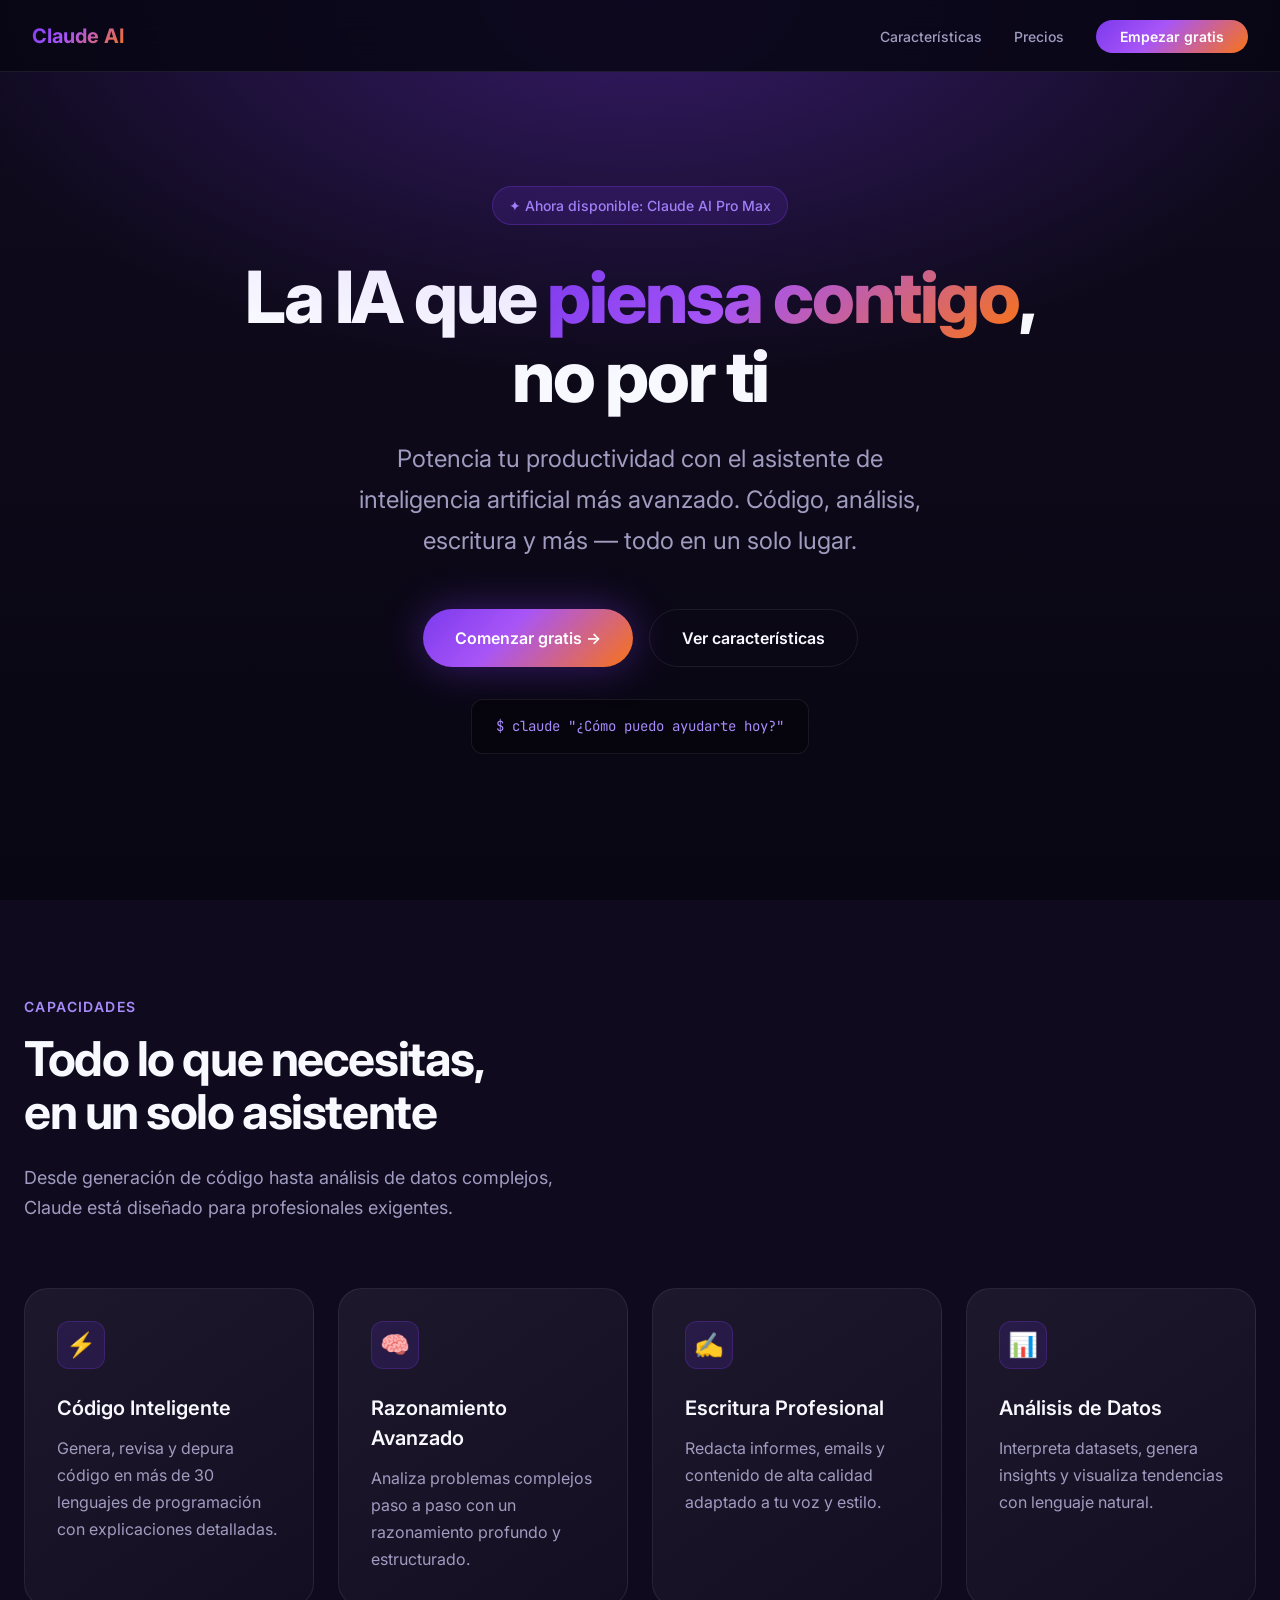
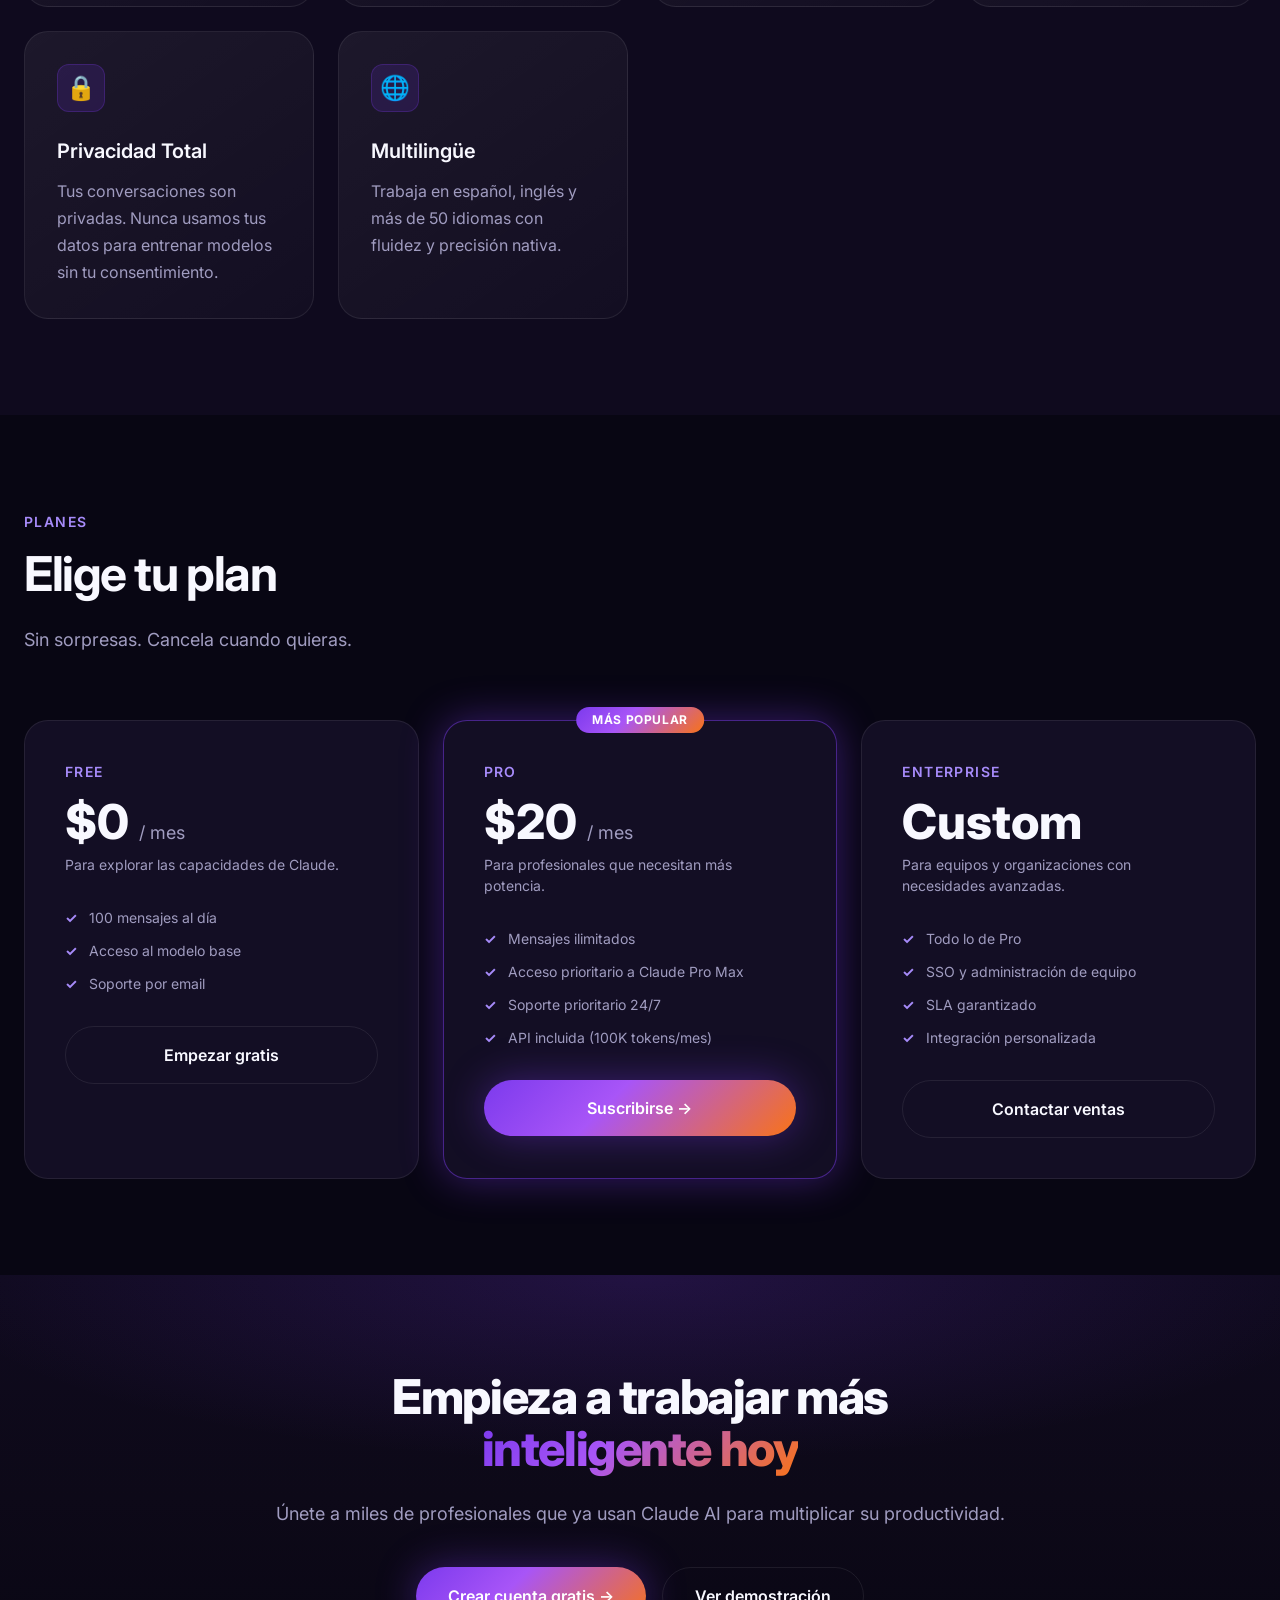
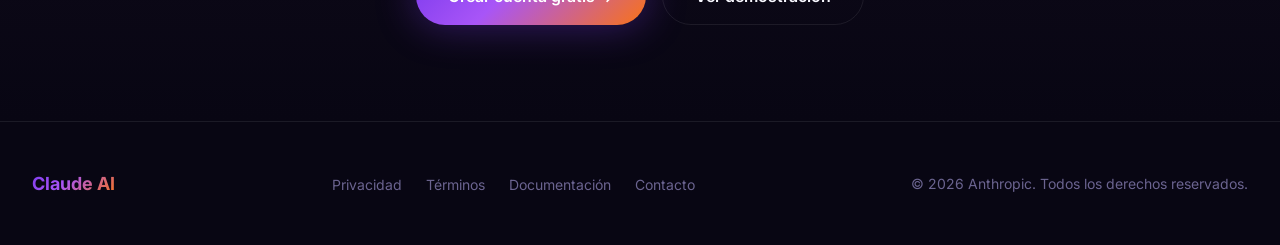
<file: index.html>
<!DOCTYPE html>
<html lang="es">
<head>
  <meta charset="UTF-8" />
  <meta name="viewport" content="width=device-width, initial-scale=1.0" />
  <meta name="description" content="Claude AI Pro Max — El asistente de inteligencia artificial más avanzado para profesionales." />
  <title>Claude AI Pro Max</title>
  <link rel="preconnect" href="https://fonts.googleapis.com" />
  <link rel="preconnect" href="https://fonts.gstatic.com" crossorigin />
  <link href="https://fonts.googleapis.com/css2?family=Inter:wght@400;500;600;700;800&family=JetBrains+Mono:wght@400;500&display=swap" rel="stylesheet" />
  <link rel="stylesheet" href="design-tokens.css" />
  <style>
    *, *::before, *::after { box-sizing: border-box; margin: 0; padding: 0; }

    html { scroll-behavior: smooth; }

    body {
      font-family: var(--font-sans);
      background: var(--color-bg);
      color: var(--color-text-primary);
      line-height: var(--leading-normal);
      min-height: 100vh;
    }

    /* ── Navbar ── */
    .nav {
      position: fixed;
      top: 0; left: 0; right: 0;
      height: var(--nav-height);
      display: flex;
      align-items: center;
      justify-content: space-between;
      padding: 0 var(--space-8);
      background: rgba(8,6,19,.85);
      backdrop-filter: blur(20px);
      border-bottom: 1px solid var(--color-border);
      z-index: var(--z-nav);
    }

    .nav-logo {
      font-size: var(--text-xl);
      font-weight: var(--font-weight-bold);
      background: var(--gradient-brand);
      -webkit-background-clip: text;
      -webkit-text-fill-color: transparent;
      background-clip: text;
    }

    .nav-links {
      display: flex;
      gap: var(--space-8);
      list-style: none;
    }

    .nav-links a {
      color: var(--color-text-secondary);
      text-decoration: none;
      font-size: var(--text-sm);
      font-weight: var(--font-weight-medium);
      transition: color var(--duration-fast) var(--ease-out);
    }

    .nav-links a:hover { color: var(--color-text-primary); }

    .nav-cta {
      background: var(--gradient-brand);
      color: #fff !important;
      padding: var(--space-2) var(--space-6);
      border-radius: var(--radius-full);
      font-weight: var(--font-weight-semibold) !important;
    }

    /* ── Hero ── */
    .hero {
      min-height: 100vh;
      display: flex;
      flex-direction: column;
      align-items: center;
      justify-content: center;
      text-align: center;
      padding: calc(var(--nav-height) + var(--space-16)) var(--space-6) var(--space-24);
      position: relative;
      overflow: hidden;
      background: var(--gradient-surface);
    }

    .hero::before {
      content: '';
      position: absolute;
      inset: 0;
      background: var(--gradient-glow);
      pointer-events: none;
    }

    .hero-badge {
      display: inline-flex;
      align-items: center;
      gap: var(--space-2);
      padding: var(--space-2) var(--space-4);
      background: rgba(124,58,237,.15);
      border: 1px solid rgba(124,58,237,.3);
      border-radius: var(--radius-full);
      font-size: var(--text-sm);
      color: var(--color-brand-purple-light);
      margin-bottom: var(--space-8);
      font-weight: var(--font-weight-medium);
    }

    .hero-title {
      font-size: clamp(var(--text-4xl), 8vw, var(--text-7xl));
      font-weight: var(--font-weight-extrabold);
      line-height: var(--leading-tight);
      letter-spacing: var(--tracking-tight);
      max-width: 900px;
      margin-bottom: var(--space-6);
    }

    .hero-title .gradient-text {
      background: var(--gradient-brand);
      -webkit-background-clip: text;
      -webkit-text-fill-color: transparent;
      background-clip: text;
    }

    .hero-subtitle {
      font-size: clamp(var(--text-lg), 2.5vw, var(--text-2xl));
      color: var(--color-text-secondary);
      max-width: 600px;
      margin-bottom: var(--space-12);
      line-height: var(--leading-relaxed);
    }

    .hero-actions {
      display: flex;
      gap: var(--space-4);
      flex-wrap: wrap;
      justify-content: center;
    }

    /* ── Buttons ── */
    .btn {
      display: inline-flex;
      align-items: center;
      gap: var(--space-2);
      padding: var(--space-4) var(--space-8);
      border-radius: var(--radius-full);
      font-size: var(--text-base);
      font-weight: var(--font-weight-semibold);
      text-decoration: none;
      cursor: pointer;
      border: none;
      transition: transform var(--duration-fast) var(--ease-spring),
                  box-shadow var(--duration-normal) var(--ease-out);
    }

    .btn:hover { transform: translateY(-2px); }

    .btn-primary {
      background: var(--gradient-brand);
      color: #fff;
      box-shadow: var(--shadow-glow);
    }

    .btn-primary:hover { box-shadow: var(--shadow-glow), var(--shadow-lg); }

    .btn-outline {
      background: transparent;
      color: var(--color-text-primary);
      border: 1px solid var(--color-border);
    }

    .btn-outline:hover {
      border-color: var(--color-border-hover);
      background: var(--color-surface-hover);
    }

    /* ── Section Commons ── */
    .section {
      padding: var(--space-24) var(--space-6);
      max-width: var(--container-xl);
      margin: 0 auto;
    }

    .section-label {
      font-size: var(--text-sm);
      font-weight: var(--font-weight-semibold);
      letter-spacing: var(--tracking-wider);
      text-transform: uppercase;
      color: var(--color-brand-purple-light);
      margin-bottom: var(--space-4);
    }

    .section-title {
      font-size: clamp(var(--text-3xl), 4vw, var(--text-5xl));
      font-weight: var(--font-weight-bold);
      line-height: var(--leading-tight);
      letter-spacing: var(--tracking-tight);
      margin-bottom: var(--space-6);
    }

    .section-desc {
      font-size: var(--text-lg);
      color: var(--color-text-secondary);
      max-width: 560px;
      line-height: var(--leading-relaxed);
    }

    /* ── Features ── */
    .features { background: var(--color-bg-elevated); }

    .features-inner {
      max-width: var(--container-xl);
      margin: 0 auto;
      padding: var(--space-24) var(--space-6);
    }

    .features-header { margin-bottom: var(--space-16); }

    .features-grid {
      display: grid;
      grid-template-columns: repeat(auto-fit, minmax(280px, 1fr));
      gap: var(--space-6);
    }

    .feature-card {
      background: var(--gradient-card);
      border: 1px solid var(--color-border);
      border-radius: var(--radius-2xl);
      padding: var(--space-8);
      transition: border-color var(--duration-normal) var(--ease-out),
                  box-shadow var(--duration-normal) var(--ease-out),
                  transform var(--duration-normal) var(--ease-spring);
    }

    .feature-card:hover {
      border-color: var(--color-border-hover);
      box-shadow: var(--shadow-card);
      transform: translateY(-4px);
    }

    .feature-icon {
      width: 48px;
      height: 48px;
      background: rgba(124,58,237,.15);
      border: 1px solid rgba(124,58,237,.25);
      border-radius: var(--radius-lg);
      display: flex;
      align-items: center;
      justify-content: center;
      font-size: var(--text-2xl);
      margin-bottom: var(--space-6);
    }

    .feature-title {
      font-size: var(--text-xl);
      font-weight: var(--font-weight-semibold);
      margin-bottom: var(--space-3);
    }

    .feature-desc {
      font-size: var(--text-base);
      color: var(--color-text-secondary);
      line-height: var(--leading-relaxed);
    }

    /* ── Pricing ── */
    .pricing-grid {
      display: grid;
      grid-template-columns: repeat(auto-fit, minmax(300px, 1fr));
      gap: var(--space-6);
      margin-top: var(--space-16);
    }

    .pricing-card {
      background: var(--color-bg-card);
      border: 1px solid var(--color-border);
      border-radius: var(--radius-2xl);
      padding: var(--space-10);
      position: relative;
    }

    .pricing-card.featured {
      border-color: rgba(124,58,237,.5);
      box-shadow: var(--shadow-glow);
    }

    .pricing-badge {
      position: absolute;
      top: -14px;
      left: 50%;
      transform: translateX(-50%);
      background: var(--gradient-brand);
      color: #fff;
      font-size: var(--text-xs);
      font-weight: var(--font-weight-bold);
      letter-spacing: var(--tracking-wide);
      text-transform: uppercase;
      padding: var(--space-1) var(--space-4);
      border-radius: var(--radius-full);
    }

    .pricing-plan {
      font-size: var(--text-sm);
      font-weight: var(--font-weight-semibold);
      letter-spacing: var(--tracking-wider);
      text-transform: uppercase;
      color: var(--color-brand-purple-light);
      margin-bottom: var(--space-4);
    }

    .pricing-price {
      font-size: var(--text-5xl);
      font-weight: var(--font-weight-extrabold);
      line-height: 1;
      margin-bottom: var(--space-2);
    }

    .pricing-price span {
      font-size: var(--text-lg);
      font-weight: var(--font-weight-normal);
      color: var(--color-text-secondary);
    }

    .pricing-desc {
      color: var(--color-text-secondary);
      font-size: var(--text-sm);
      margin-bottom: var(--space-8);
    }

    .pricing-features {
      list-style: none;
      display: flex;
      flex-direction: column;
      gap: var(--space-3);
      margin-bottom: var(--space-8);
    }

    .pricing-features li {
      font-size: var(--text-sm);
      color: var(--color-text-secondary);
      display: flex;
      align-items: center;
      gap: var(--space-3);
    }

    .pricing-features li::before {
      content: '✓';
      color: var(--color-brand-purple-light);
      font-weight: var(--font-weight-bold);
      flex-shrink: 0;
    }

    /* ── CTA ── */
    .cta {
      text-align: center;
      padding: var(--space-24) var(--space-6);
      background: var(--gradient-surface);
      position: relative;
      overflow: hidden;
    }

    .cta::before {
      content: '';
      position: absolute;
      inset: 0;
      background: var(--gradient-glow);
      opacity: .5;
      pointer-events: none;
    }

    .cta-inner { position: relative; z-index: 1; max-width: var(--container-md); margin: 0 auto; }

    .cta-title {
      font-size: clamp(var(--text-3xl), 5vw, var(--text-5xl));
      font-weight: var(--font-weight-extrabold);
      line-height: var(--leading-tight);
      letter-spacing: var(--tracking-tight);
      margin-bottom: var(--space-6);
    }

    .cta-desc {
      font-size: var(--text-lg);
      color: var(--color-text-secondary);
      margin-bottom: var(--space-10);
    }

    /* ── Footer ── */
    footer {
      border-top: 1px solid var(--color-border);
      padding: var(--space-12) var(--space-8);
      display: flex;
      align-items: center;
      justify-content: space-between;
      flex-wrap: wrap;
      gap: var(--space-4);
      max-width: var(--container-2xl);
      margin: 0 auto;
    }

    .footer-logo {
      font-size: var(--text-lg);
      font-weight: var(--font-weight-bold);
      background: var(--gradient-brand);
      -webkit-background-clip: text;
      -webkit-text-fill-color: transparent;
      background-clip: text;
    }

    .footer-links {
      display: flex;
      gap: var(--space-6);
      list-style: none;
    }

    .footer-links a {
      color: var(--color-text-muted);
      text-decoration: none;
      font-size: var(--text-sm);
      transition: color var(--duration-fast);
    }

    .footer-links a:hover { color: var(--color-text-primary); }

    .footer-copy {
      color: var(--color-text-muted);
      font-size: var(--text-sm);
    }

    /* ── Code snippet ── */
    .code-block {
      font-family: var(--font-mono);
      font-size: var(--text-sm);
      background: rgba(0,0,0,.4);
      border: 1px solid var(--color-border);
      border-radius: var(--radius-lg);
      padding: var(--space-4) var(--space-6);
      color: var(--color-brand-purple-light);
      margin-top: var(--space-8);
      display: inline-block;
    }
  </style>
</head>
<body>

  <!-- Navbar -->
  <nav class="nav" role="navigation" aria-label="Navegación principal">
    <span class="nav-logo">Claude AI</span>
    <ul class="nav-links">
      <li><a href="#features">Características</a></li>
      <li><a href="#pricing">Precios</a></li>
      <li><a href="#cta" class="nav-cta">Empezar gratis</a></li>
    </ul>
  </nav>

  <!-- Hero -->
  <section class="hero" aria-labelledby="hero-heading">
    <div class="hero-badge">✦ Ahora disponible: Claude AI Pro Max</div>
    <h1 class="hero-title" id="hero-heading">
      La IA que <span class="gradient-text">piensa contigo</span>,<br />no por ti
    </h1>
    <p class="hero-subtitle">
      Potencia tu productividad con el asistente de inteligencia artificial más avanzado.
      Código, análisis, escritura y más — todo en un solo lugar.
    </p>
    <div class="hero-actions">
      <a href="#cta" class="btn btn-primary">Comenzar gratis →</a>
      <a href="#features" class="btn btn-outline">Ver características</a>
    </div>
    <div class="code-block">$ claude "¿Cómo puedo ayudarte hoy?"</div>
  </section>

  <!-- Features -->
  <section class="features" id="features" aria-labelledby="features-heading">
    <div class="features-inner">
      <div class="features-header">
        <p class="section-label">Capacidades</p>
        <h2 class="section-title" id="features-heading">Todo lo que necesitas,<br />en un solo asistente</h2>
        <p class="section-desc">Desde generación de código hasta análisis de datos complejos, Claude está diseñado para profesionales exigentes.</p>
      </div>
      <div class="features-grid">
        <article class="feature-card">
          <div class="feature-icon">⚡</div>
          <h3 class="feature-title">Código Inteligente</h3>
          <p class="feature-desc">Genera, revisa y depura código en más de 30 lenguajes de programación con explicaciones detalladas.</p>
        </article>
        <article class="feature-card">
          <div class="feature-icon">🧠</div>
          <h3 class="feature-title">Razonamiento Avanzado</h3>
          <p class="feature-desc">Analiza problemas complejos paso a paso con un razonamiento profundo y estructurado.</p>
        </article>
        <article class="feature-card">
          <div class="feature-icon">✍️</div>
          <h3 class="feature-title">Escritura Profesional</h3>
          <p class="feature-desc">Redacta informes, emails y contenido de alta calidad adaptado a tu voz y estilo.</p>
        </article>
        <article class="feature-card">
          <div class="feature-icon">📊</div>
          <h3 class="feature-title">Análisis de Datos</h3>
          <p class="feature-desc">Interpreta datasets, genera insights y visualiza tendencias con lenguaje natural.</p>
        </article>
        <article class="feature-card">
          <div class="feature-icon">🔒</div>
          <h3 class="feature-title">Privacidad Total</h3>
          <p class="feature-desc">Tus conversaciones son privadas. Nunca usamos tus datos para entrenar modelos sin tu consentimiento.</p>
        </article>
        <article class="feature-card">
          <div class="feature-icon">🌐</div>
          <h3 class="feature-title">Multilingüe</h3>
          <p class="feature-desc">Trabaja en español, inglés y más de 50 idiomas con fluidez y precisión nativa.</p>
        </article>
      </div>
    </div>
  </section>

  <!-- Pricing -->
  <section class="section" id="pricing" aria-labelledby="pricing-heading">
    <p class="section-label">Planes</p>
    <h2 class="section-title" id="pricing-heading">Elige tu plan</h2>
    <p class="section-desc">Sin sorpresas. Cancela cuando quieras.</p>
    <div class="pricing-grid">
      <div class="pricing-card">
        <p class="pricing-plan">Free</p>
        <div class="pricing-price">$0 <span>/ mes</span></div>
        <p class="pricing-desc">Para explorar las capacidades de Claude.</p>
        <ul class="pricing-features">
          <li>100 mensajes al día</li>
          <li>Acceso al modelo base</li>
          <li>Soporte por email</li>
        </ul>
        <a href="#cta" class="btn btn-outline" style="width:100%;justify-content:center;">Empezar gratis</a>
      </div>
      <div class="pricing-card featured">
        <span class="pricing-badge">Más popular</span>
        <p class="pricing-plan">Pro</p>
        <div class="pricing-price">$20 <span>/ mes</span></div>
        <p class="pricing-desc">Para profesionales que necesitan más potencia.</p>
        <ul class="pricing-features">
          <li>Mensajes ilimitados</li>
          <li>Acceso prioritario a Claude Pro Max</li>
          <li>Soporte prioritario 24/7</li>
          <li>API incluida (100K tokens/mes)</li>
        </ul>
        <a href="#cta" class="btn btn-primary" style="width:100%;justify-content:center;">Suscribirse →</a>
      </div>
      <div class="pricing-card">
        <p class="pricing-plan">Enterprise</p>
        <div class="pricing-price">Custom</div>
        <p class="pricing-desc">Para equipos y organizaciones con necesidades avanzadas.</p>
        <ul class="pricing-features">
          <li>Todo lo de Pro</li>
          <li>SSO y administración de equipo</li>
          <li>SLA garantizado</li>
          <li>Integración personalizada</li>
        </ul>
        <a href="#cta" class="btn btn-outline" style="width:100%;justify-content:center;">Contactar ventas</a>
      </div>
    </div>
  </section>

  <!-- CTA -->
  <section class="cta" id="cta" aria-labelledby="cta-heading">
    <div class="cta-inner">
      <h2 class="cta-title" id="cta-heading">
        Empieza a trabajar más<br /><span style="background:var(--gradient-brand);-webkit-background-clip:text;-webkit-text-fill-color:transparent;background-clip:text;">inteligente hoy</span>
      </h2>
      <p class="cta-desc">Únete a miles de profesionales que ya usan Claude AI para multiplicar su productividad.</p>
      <div class="hero-actions">
        <a href="#" class="btn btn-primary">Crear cuenta gratis →</a>
        <a href="#features" class="btn btn-outline">Ver demostración</a>
      </div>
    </div>
  </section>

  <!-- Footer -->
  <footer role="contentinfo">
    <span class="footer-logo">Claude AI</span>
    <ul class="footer-links">
      <li><a href="#">Privacidad</a></li>
      <li><a href="#">Términos</a></li>
      <li><a href="#">Documentación</a></li>
      <li><a href="#">Contacto</a></li>
    </ul>
    <p class="footer-copy">© 2026 Anthropic. Todos los derechos reservados.</p>
  </footer>

</body>
</html>
</file>
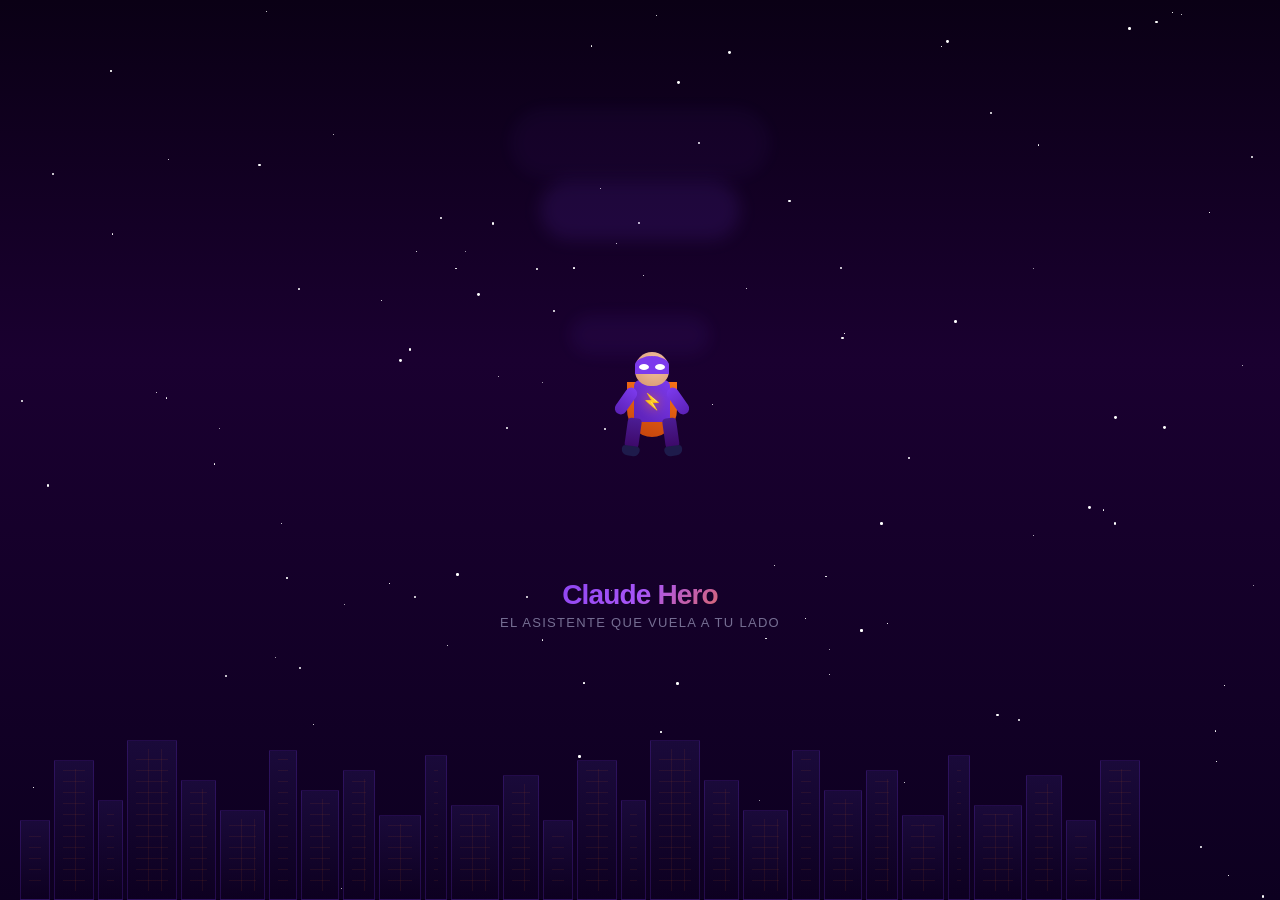
<file: superhero.html>
<!DOCTYPE html>
<html lang="es">
<head>
  <meta charset="UTF-8" />
  <meta name="viewport" content="width=device-width, initial-scale=1.0" />
  <title>Superhéroe CSS</title>
  <style>
    * { margin: 0; padding: 0; box-sizing: border-box; }

    body {
      background: linear-gradient(180deg, #0a0015 0%, #1a0030 40%, #0d0020 100%);
      min-height: 100vh;
      display: flex;
      align-items: center;
      justify-content: center;
      overflow: hidden;
      font-family: sans-serif;
    }

    /* ── Estrellas de fondo ── */
    .stars {
      position: fixed;
      inset: 0;
      pointer-events: none;
    }

    .star {
      position: absolute;
      background: #fff;
      border-radius: 50%;
      animation: twinkle 2s infinite alternate;
    }

    @keyframes twinkle {
      from { opacity: .2; transform: scale(1); }
      to   { opacity: 1;  transform: scale(1.4); }
    }

    /* ── Ciudad de fondo ── */
    .city {
      position: fixed;
      bottom: 0;
      left: 0;
      right: 0;
      height: 180px;
      display: flex;
      align-items: flex-end;
      gap: 4px;
      padding: 0 20px;
    }

    .building {
      background: linear-gradient(180deg, #1a0a3a, #0d0020);
      border: 1px solid rgba(124,58,237,.2);
      flex-shrink: 0;
      position: relative;
    }

    .building::before {
      content: '';
      position: absolute;
      inset: 8px;
      background: repeating-linear-gradient(
        0deg,
        transparent,
        transparent 10px,
        rgba(249,115,22,.08) 10px,
        rgba(249,115,22,.08) 11px
      ),
      repeating-linear-gradient(
        90deg,
        transparent,
        transparent 12px,
        rgba(249,115,22,.08) 12px,
        rgba(249,115,22,.08) 13px
      );
    }

    /* ── Nube ── */
    .cloud {
      position: fixed;
      background: rgba(124,58,237,.12);
      border-radius: 50px;
      filter: blur(8px);
    }

    .cloud-1 { width: 200px; height: 60px; top: 20%; animation: float-cloud 18s linear infinite; }
    .cloud-2 { width: 140px; height: 40px; top: 35%; animation: float-cloud 25s linear infinite reverse; opacity: .6; }
    .cloud-3 { width: 260px; height: 70px; top: 12%; animation: float-cloud 30s linear infinite; opacity: .4; }

    @keyframes float-cloud {
      from { left: -300px; }
      to   { left: 110%; }
    }

    /* ── Escena ── */
    .scene {
      position: relative;
      width: 700px;
      height: 400px;
    }

    /* ── Superhéroe ── */
    .hero-wrap {
      position: absolute;
      top: 50%;
      left: -120px;
      transform: translateY(-50%);
      animation: fly-across 4s cubic-bezier(0.4, 0, 0.2, 1) forwards,
                 hover 2s ease-in-out 4s infinite alternate;
    }

    @keyframes fly-across {
      0%   { left: -120px; top: 70%; }
      60%  { left: 50%;    top: 40%; }
      100% { left: 46%;    top: 38%; transform: translateY(-50%) scaleX(1); }
    }

    @keyframes hover {
      from { top: 38%; }
      to   { top: 42%; }
    }

    .hero {
      position: relative;
      width: 80px;
      height: 100px;
      animation: tilt 4s cubic-bezier(0.4, 0, 0.2, 1) forwards;
    }

    @keyframes tilt {
      0%   { transform: rotate(-30deg) scaleX(-1); }
      60%  { transform: rotate(-15deg) scaleX(-1); }
      100% { transform: rotate(0deg)   scaleX(-1); }
    }

    /* Cabeza */
    .head {
      position: absolute;
      top: 0; left: 50%;
      transform: translateX(-50%);
      width: 34px; height: 34px;
      background: radial-gradient(circle at 40% 35%, #f5c5a3, #d4936b);
      border-radius: 50% 50% 45% 45%;
      z-index: 3;
    }

    /* Máscara */
    .mask {
      position: absolute;
      top: 4px; left: 50%;
      transform: translateX(-50%);
      width: 34px; height: 18px;
      background: #7c3aed;
      border-radius: 50% 50% 0 0;
      z-index: 4;
      overflow: hidden;
    }

    .mask::before, .mask::after {
      content: '';
      position: absolute;
      top: 8px;
      width: 10px; height: 6px;
      background: #fff;
      border-radius: 50%;
    }

    .mask::before { left: 4px; }
    .mask::after  { right: 4px; }

    /* Orejas de máscara */
    .ears::before, .ears::after {
      content: '';
      position: absolute;
      top: -4px;
      width: 0; height: 0;
      border-left: 5px solid transparent;
      border-right: 5px solid transparent;
      border-bottom: 10px solid #7c3aed;
      z-index: 5;
    }

    .ears::before { left: 8px; }
    .ears::after  { right: 8px; }

    /* Cuerpo */
    .body {
      position: absolute;
      top: 28px; left: 50%;
      transform: translateX(-50%);
      width: 36px; height: 42px;
      background: linear-gradient(135deg, #7c3aed, #5b21b6);
      border-radius: 6px 6px 4px 4px;
      z-index: 2;
    }

    /* Símbolo en el pecho */
    .body::before {
      content: '⚡';
      position: absolute;
      top: 50%; left: 50%;
      transform: translate(-50%, -50%);
      font-size: 16px;
      filter: drop-shadow(0 0 6px #f97316);
    }

    /* Capa */
    .cape {
      position: absolute;
      top: 30px; left: 50%;
      transform: translateX(-50%);
      width: 50px; height: 55px;
      background: linear-gradient(160deg, #f97316, #c2410c);
      border-radius: 0 0 60% 60%;
      z-index: 1;
      transform-origin: top center;
      animation: cape-flap 0.4s ease-in-out infinite alternate;
    }

    @keyframes cape-flap {
      from { transform: translateX(-50%) skewX(-8deg) scaleY(1); }
      to   { transform: translateX(-50%) skewX(8deg)  scaleY(.92); }
    }

    /* Brazos */
    .arm-left, .arm-right {
      position: absolute;
      top: 34px;
      width: 12px; height: 30px;
      background: linear-gradient(180deg, #7c3aed, #5b21b6);
      border-radius: 6px;
      z-index: 3;
    }

    .arm-left  { left: 8px;  transform: rotate(35deg); }
    .arm-right { right: 8px; transform: rotate(-35deg); }

    /* Piernas */
    .leg-left, .leg-right {
      position: absolute;
      top: 66px;
      width: 14px; height: 32px;
      background: linear-gradient(180deg, #4c1d95, #3b0764);
      border-radius: 4px 4px 6px 6px;
      z-index: 2;
    }

    .leg-left  { left: 14px; transform: rotate(8deg); }
    .leg-right { right: 14px; transform: rotate(-8deg); }

    /* Botas */
    .leg-left::after, .leg-right::after {
      content: '';
      position: absolute;
      bottom: -6px;
      left: -2px;
      width: 18px; height: 10px;
      background: #1e1b4b;
      border-radius: 4px 4px 6px 6px;
    }

    /* ── Estela de vuelo ── */
    .trail {
      position: absolute;
      top: 50%; left: -120px;
      width: 0; height: 6px;
      transform: translateY(-50%);
      background: linear-gradient(90deg, transparent, rgba(124,58,237,.6), rgba(249,115,22,.8));
      border-radius: 0 3px 3px 0;
      animation: trail-grow 4s cubic-bezier(0.4, 0, 0.2, 1) forwards;
      filter: blur(2px);
    }

    @keyframes trail-grow {
      0%   { left: -120px; width: 0;    opacity: 1; }
      60%  { left: -120px; width: 480px; opacity: 1; }
      100% { left: -120px; width: 520px; opacity: 0; }
    }

    /* Partículas de la estela */
    .particle {
      position: absolute;
      width: 6px; height: 6px;
      border-radius: 50%;
      background: #f97316;
      animation: particle-fly 4s ease-out forwards;
      opacity: 0;
    }

    @keyframes particle-fly {
      0%   { opacity: 0; }
      20%  { opacity: 1; }
      100% { opacity: 0; transform: translate(var(--dx), var(--dy)) scale(0); }
    }

    /* ── Destello de llegada ── */
    .burst {
      position: absolute;
      top: 38%; left: 46%;
      transform: translate(-50%, -50%);
      width: 0; height: 0;
      border-radius: 50%;
      background: radial-gradient(circle, rgba(249,115,22,.8), rgba(124,58,237,.4), transparent 70%);
      animation: burst 0.5s ease-out 3.8s forwards;
      opacity: 0;
    }

    @keyframes burst {
      0%   { width: 0;     height: 0;     opacity: 1; }
      100% { width: 200px; height: 200px; opacity: 0; margin: -100px 0 0 -100px; }
    }

    /* ── Texto ── */
    .title {
      position: absolute;
      bottom: 20px; left: 50%;
      transform: translateX(-50%);
      text-align: center;
      opacity: 0;
      animation: fade-in 1s ease-out 4.5s forwards;
    }

    @keyframes fade-in {
      from { opacity: 0; transform: translateX(-50%) translateY(10px); }
      to   { opacity: 1; transform: translateX(-50%) translateY(0); }
    }

    .title h1 {
      font-size: 28px;
      font-weight: 800;
      background: linear-gradient(135deg, #7c3aed, #a855f7, #f97316);
      -webkit-background-clip: text;
      -webkit-text-fill-color: transparent;
      background-clip: text;
      letter-spacing: -0.03em;
      margin-bottom: 4px;
    }

    .title p {
      font-size: 13px;
      color: rgba(160,156,192,.7);
      letter-spacing: 0.1em;
      text-transform: uppercase;
    }

    /* ── Brillo del héroe ── */
    .glow {
      position: absolute;
      top: 50%; left: 50%;
      transform: translate(-50%, -50%);
      width: 80px; height: 80px;
      background: radial-gradient(circle, rgba(124,58,237,.6), transparent 70%);
      border-radius: 50%;
      animation: pulse-glow 2s ease-in-out 4s infinite alternate;
      opacity: 0;
    }

    @keyframes pulse-glow {
      from { opacity: .4; transform: translate(-50%, -50%) scale(1); }
      to   { opacity: .8; transform: translate(-50%, -50%) scale(1.4); }
    }
  </style>
</head>
<body>

  <!-- Estrellas -->
  <div class="stars" id="stars"></div>

  <!-- Nubes -->
  <div class="cloud cloud-1"></div>
  <div class="cloud cloud-2"></div>
  <div class="cloud cloud-3"></div>

  <!-- Ciudad -->
  <div class="city" id="city"></div>

  <!-- Escena principal -->
  <div class="scene">

    <!-- Estela -->
    <div class="trail"></div>

    <!-- Partículas -->
    <div id="particles"></div>

    <!-- Destello -->
    <div class="burst"></div>

    <!-- Superhéroe -->
    <div class="hero-wrap">
      <div class="glow"></div>
      <div class="hero">
        <div class="head">
          <div class="mask"><div class="ears"></div></div>
        </div>
        <div class="cape"></div>
        <div class="body"></div>
        <div class="arm-left"></div>
        <div class="arm-right"></div>
        <div class="leg-left"></div>
        <div class="leg-right"></div>
      </div>
    </div>

    <!-- Título -->
    <div class="title">
      <h1>Claude Hero</h1>
      <p>El asistente que vuela a tu lado</p>
    </div>

  </div>

  <script>
    // Generar estrellas
    const starsEl = document.getElementById('stars');
    for (let i = 0; i < 120; i++) {
      const s = document.createElement('div');
      s.className = 'star';
      const size = Math.random() * 2.5 + 0.5;
      s.style.cssText = `
        width:${size}px; height:${size}px;
        top:${Math.random()*100}%;
        left:${Math.random()*100}%;
        animation-delay:${Math.random()*3}s;
        animation-duration:${1.5+Math.random()*2}s;
      `;
      starsEl.appendChild(s);
    }

    // Generar ciudad
    const cityEl = document.getElementById('city');
    const widths  = [30,40,25,50,35,45,28,38,32,42,22,48,36];
    const heights = [80,140,100,160,120,90,150,110,130,85,145,95,125];
    for (let i = 0; i < 28; i++) {
      const b = document.createElement('div');
      b.className = 'building';
      b.style.width  = widths[i % widths.length] + 'px';
      b.style.height = heights[i % heights.length] + 'px';
      cityEl.appendChild(b);
    }

    // Generar partículas de estela
    const partEl = document.getElementById('particles');
    for (let i = 0; i < 20; i++) {
      const p = document.createElement('div');
      p.className = 'particle';
      p.style.cssText = `
        top:${48 + (Math.random()-0.5)*20}%;
        left:${10 + Math.random()*50}%;
        --dx:${(Math.random()-0.5)*60}px;
        --dy:${(Math.random()-0.5)*60}px;
        animation-delay:${0.5 + Math.random()*2.5}s;
        background: ${Math.random() > 0.5 ? '#f97316' : '#a855f7'};
        width:${3+Math.random()*5}px;
        height:${3+Math.random()*5}px;
      `;
      partEl.appendChild(p);
    }
  </script>

</body>
</html>
</file>
<file: design-tokens.css>
/* ============================================================
   DESIGN TOKENS — Claude AI Pro Max Landing Page
   ============================================================ */

:root {
  /* ── Brand Colors ── */
  --color-brand-purple:       #7c3aed;
  --color-brand-purple-light: #a78bfa;
  --color-brand-purple-dark:  #5b21b6;
  --color-brand-orange:       #f97316;
  --color-brand-orange-light: #fb923c;
  --color-brand-orange-dark:  #c2410c;

  /* ── Gradient Definitions ── */
  --gradient-brand:    linear-gradient(135deg, #7c3aed 0%, #a855f7 40%, #f97316 100%);
  --gradient-brand-h:  linear-gradient(90deg,  #7c3aed 0%, #f97316 100%);
  --gradient-glow:     radial-gradient(ellipse 80% 60% at 50% 0%, rgba(124,58,237,.35) 0%, transparent 70%);
  --gradient-card:     linear-gradient(145deg, rgba(255,255,255,.06) 0%, rgba(255,255,255,.02) 100%);
  --gradient-surface:  linear-gradient(180deg, #0f0a1e 0%, #0d0918 50%, #080613 100%);

  /* ── Neutral Palette ── */
  --color-bg:           #080613;
  --color-bg-elevated:  #0f0a1e;
  --color-bg-card:      #130e24;
  --color-surface:      rgba(255,255,255,.04);
  --color-surface-hover:rgba(255,255,255,.08);

  --color-border:       rgba(255,255,255,.08);
  --color-border-hover: rgba(124,58,237,.5);

  --color-text-primary:   #f8f8ff;
  --color-text-secondary: #a09cc0;
  --color-text-muted:     #6b6490;

  /* ── Typography ── */
  --font-sans:  "Inter", "SF Pro Display", -apple-system, BlinkMacSystemFont, "Segoe UI", sans-serif;
  --font-mono:  "JetBrains Mono", "Fira Code", "Cascadia Code", monospace;

  --text-xs:   0.75rem;     /* 12px */
  --text-sm:   0.875rem;    /* 14px */
  --text-base: 1rem;        /* 16px */
  --text-lg:   1.125rem;    /* 18px */
  --text-xl:   1.25rem;     /* 20px */
  --text-2xl:  1.5rem;      /* 24px */
  --text-3xl:  1.875rem;    /* 30px */
  --text-4xl:  2.25rem;     /* 36px */
  --text-5xl:  3rem;        /* 48px */
  --text-6xl:  3.75rem;     /* 60px */
  --text-7xl:  4.5rem;      /* 72px */

  --font-weight-normal:    400;
  --font-weight-medium:    500;
  --font-weight-semibold:  600;
  --font-weight-bold:      700;
  --font-weight-extrabold: 800;

  --leading-tight:  1.1;
  --leading-snug:   1.3;
  --leading-normal: 1.5;
  --leading-relaxed:1.7;

  --tracking-tight:  -0.03em;
  --tracking-normal:  0em;
  --tracking-wide:    0.05em;
  --tracking-wider:   0.1em;

  /* ── Spacing Scale ── */
  --space-1:   0.25rem;   /* 4px  */
  --space-2:   0.5rem;    /* 8px  */
  --space-3:   0.75rem;   /* 12px */
  --space-4:   1rem;      /* 16px */
  --space-5:   1.25rem;   /* 20px */
  --space-6:   1.5rem;    /* 24px */
  --space-8:   2rem;      /* 32px */
  --space-10:  2.5rem;    /* 40px */
  --space-12:  3rem;      /* 48px */
  --space-16:  4rem;      /* 64px */
  --space-20:  5rem;      /* 80px */
  --space-24:  6rem;      /* 96px */
  --space-32:  8rem;      /* 128px */

  /* ── Border Radius ── */
  --radius-sm:   4px;
  --radius-md:   8px;
  --radius-lg:   12px;
  --radius-xl:   16px;
  --radius-2xl:  24px;
  --radius-3xl:  32px;
  --radius-full: 9999px;

  /* ── Shadows ── */
  --shadow-sm:   0 1px 3px rgba(0,0,0,.4);
  --shadow-md:   0 4px 16px rgba(0,0,0,.5);
  --shadow-lg:   0 8px 32px rgba(0,0,0,.6);
  --shadow-xl:   0 20px 60px rgba(0,0,0,.7);
  --shadow-glow: 0 0 40px rgba(124,58,237,.4);
  --shadow-glow-orange: 0 0 40px rgba(249,115,22,.3);
  --shadow-card: 0 0 0 1px rgba(255,255,255,.06), 0 8px 32px rgba(0,0,0,.5);

  /* ── Motion ── */
  --ease-spring:  cubic-bezier(0.34, 1.56, 0.64, 1);
  --ease-out:     cubic-bezier(0.16, 1, 0.3, 1);
  --ease-in-out:  cubic-bezier(0.4, 0, 0.2, 1);
  --duration-fast:   150ms;
  --duration-normal: 300ms;
  --duration-slow:   600ms;
  --duration-xslow:  1000ms;

  /* ── Layout ── */
  --container-sm:  640px;
  --container-md:  768px;
  --container-lg:  1024px;
  --container-xl:  1280px;
  --container-2xl: 1440px;

  --nav-height: 72px;

  /* ── Z-index Scale ── */
  --z-base:    0;
  --z-raised:  10;
  --z-overlay: 100;
  --z-modal:   200;
  --z-nav:     300;
  --z-toast:   400;
}
</file>
